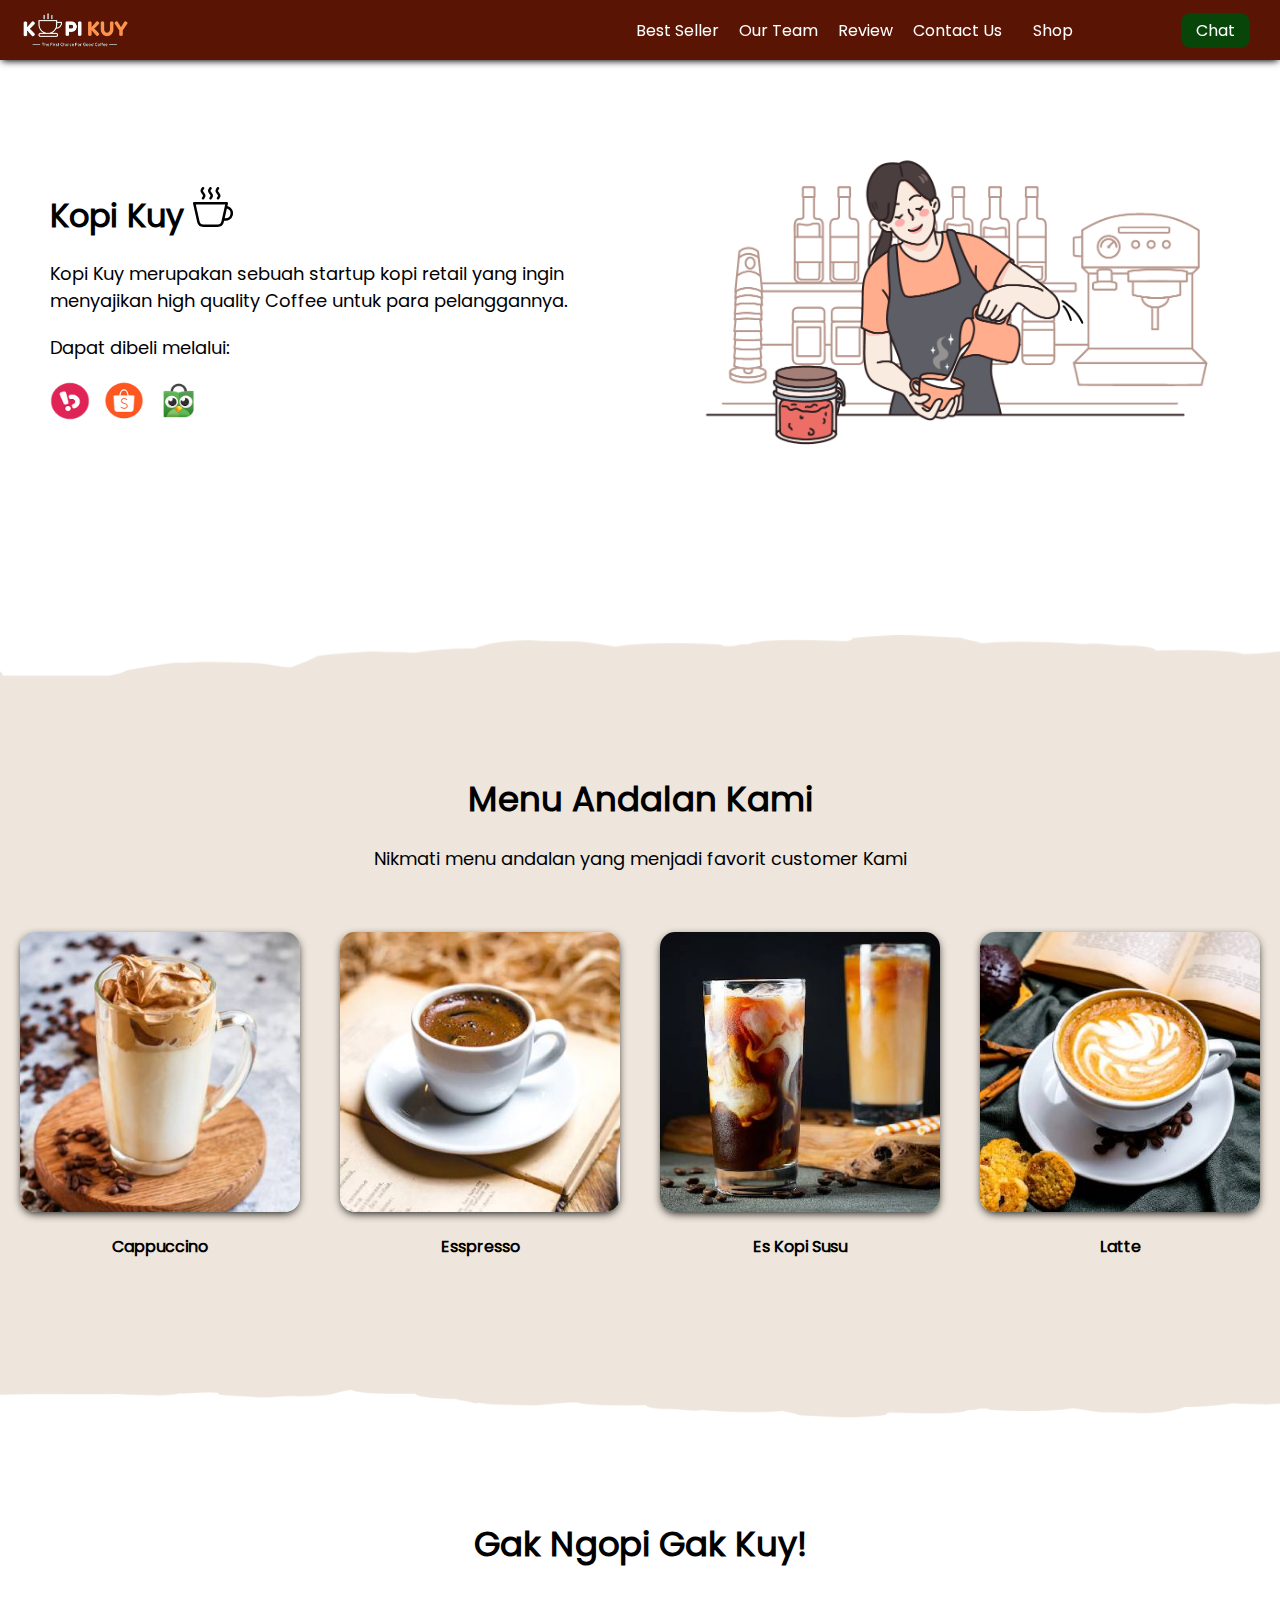
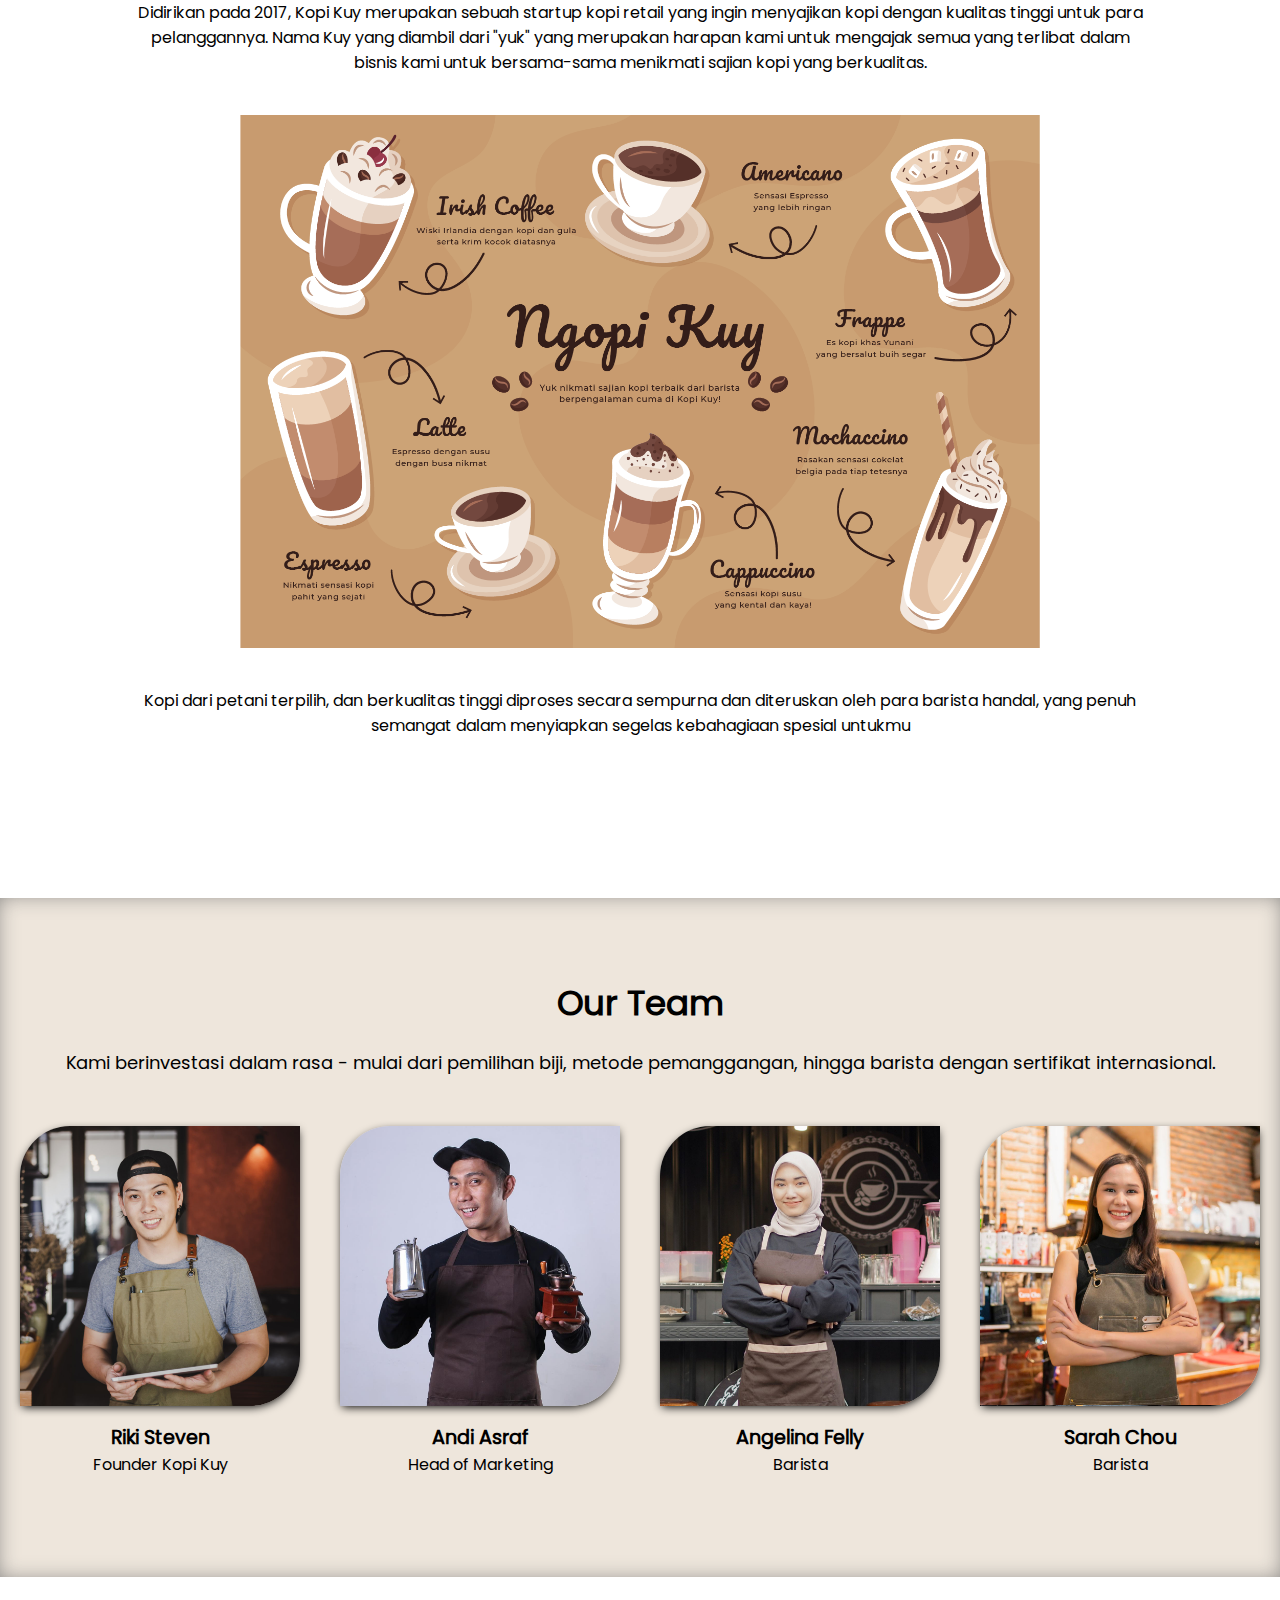
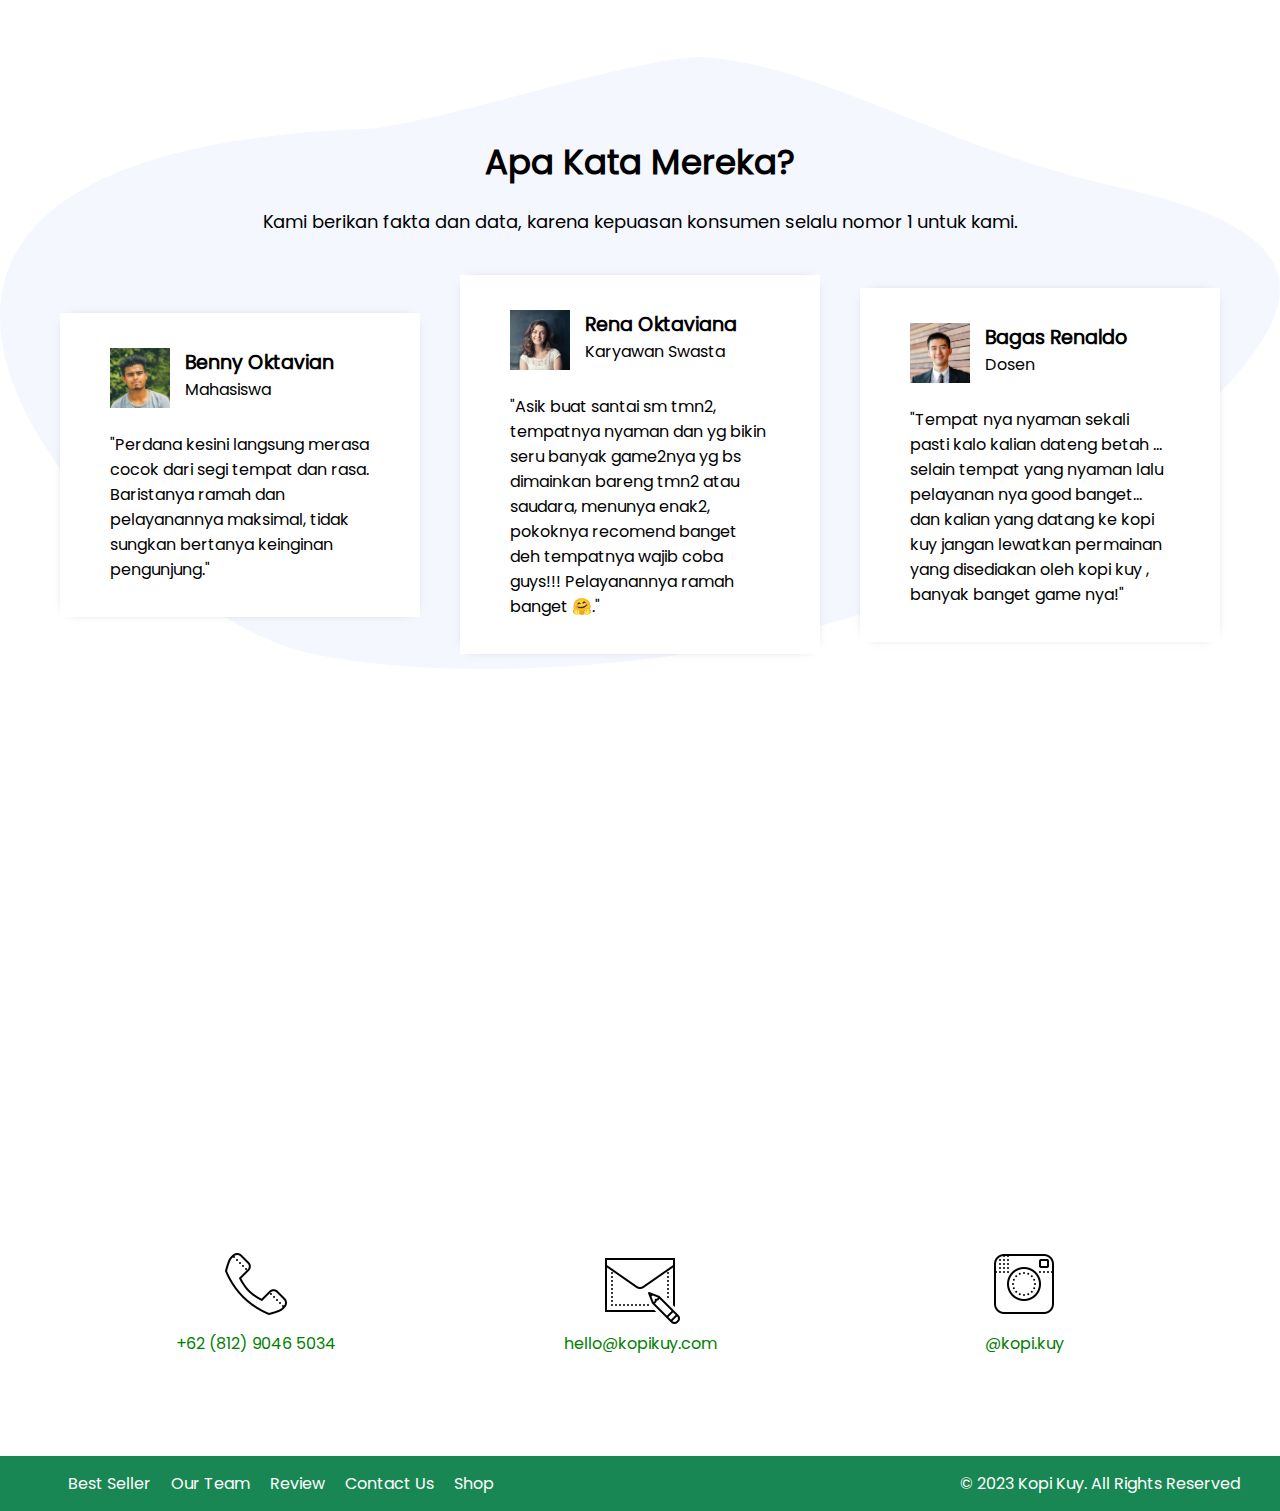
<file: index.html>
<!DOCTYPE html>
<html lang="id">

<head>
    <meta charset="UTF-8">
    <meta http-equiv="X-UA-Compatible" content="IE=edge">
    <meta name="viewport" content="width=device-width, initial-scale=1.0">
    <link rel="shortcut icon" href="images/favicon.ico" type="image/x-icon">
    <title>Website Kopi Kuy</title>
    <link rel="stylesheet" href="css/style.css">
</head>

<body>
    <nav>
        <img class="logo" src="images/logo/logo_kuy.png">
        <div class="navigasi">
            <a href="#best-seller">Best Seller</a>
            <a href="#our-team">Our Team</a>
            <a href="#review">Review</a>
            <a href="#contact-us">Contact Us</a>
        </div>
        <a class="shop" href="produk.html">Shop</a>
        <a class="chat" href="https://wa.me/628123456?text=Saya ingin bertanya" target="_blank">Chat</a>
    </nav>

    <!-- Tulis Kode HTML / <header> Setelah baris di bawah ini (baris 28) -->

    <header>

        <div class="kiri">
            <h1>Kopi Kuy
                <img src="images/icon/icon_kopi.svg" alt="">
            </h1>
            <p>
                Kopi Kuy merupakan sebuah startup kopi retail yang ingin menyajikan
                high quality Coffee untuk para pelanggannya.
            </p>
            <p> Dapat dibeli melalui: </p>

            <div class="olshop">
                <img src="images/logo/logo_bukalapak.png" alt="">
                <img src="images/logo/logo_shopee.png" alt="">
                <img src="images/logo/logo_tokopedia.png" alt="">
            </div>
        </div>

        <div class="kanan">
            <img src="images/header/header1.png" alt="">
        </div>

    </header>

    <section class="best-seller" id="best-seller">

        <h2>
            Menu Andalan Kami
        </h2>
        <p>Nikmati menu andalan yang menjadi favorit customer Kami</p>

        <div class="produk">
            <img src="images/produk/product_capuchino.jpg" alt="">
            <p>Cappuccino</p>
        </div>
        <div class="produk">
            <img src="images/produk/product_espresso.jpg" alt="">
            <p>Esspresso</p>
        </div>
        <div class="produk">
            <img src="images/produk/product_kopi_susu.jpg" alt="">
            <p>Es Kopi Susu</p>
        </div>
        <div class="produk">
            <img src="images/produk/product_latte.jpg" alt="">
            <p>Latte</p>
        </div>

    </section>

    <section id="about-us" class="about-us">
        <h2>Gak Ngopi Gak Kuy!</h2>
        <p>
            Didirikan pada 2017, Kopi Kuy merupakan sebuah startup kopi retail yang ingin menyajikan kopi
            dengan kualitas tinggi
            untuk para pelanggannya. Nama Kuy yang diambil dari "yuk" yang merupakan harapan kami untuk
            mengajak semua yang terlibat dalam bisnis kami untuk bersama-sama menikmati sajian kopi yang
            berkualitas.
        </p>
        <img src="images/about-us/aset_kopi_jumbo.png">
        <p>
            Kopi dari petani terpilih, dan berkualitas tinggi diproses secara sempurna dan diteruskan
            oleh para barista handal,
            yang penuh semangat dalam menyiapkan segelas kebahagiaan spesial untukmu
        </p>
    </section>

    <section class="our-team" id="our-team">

        <h2>Our Team</h2>

        <p>Kami berinvestasi dalam rasa - mulai dari pemilihan biji, metode pemanggangan,
            hingga barista dengan sertifikat internasional. </p>

        <div class="team">
            <img src="images/team/team1.jpg">
            <h3>Riki Steven</h3>
            <p>Founder Kopi Kuy</p>
        </div>

        <div class="team">
            <img src="images/team/team2.jpg">
            <h3>Andi Asraf</h3>
            <p>Head of Marketing</p>
        </div>

        <div class="team">
            <img src="images/team/team3.jpg">
            <h3>Angelina Felly</h3>
            <p>Barista</p>
        </div>

        <div class="team">
            <img src="images/team/team4.jpg">
            <h3>Sarah Chou</h3>
            <p>Barista</p>
        </div>

    </section>

    <section id="review" class="review">
        <h2>Apa Kata Mereka?</h2>

        <p>Kami berikan fakta dan data, karena kepuasan konsumen selalu nomor 1 untuk kami.</p>

        <div class="testimoni">
            <img src="images/customer/customer1.jpg">
            <div class="profile">
                <h3>Benny Oktavian</h3>
                <p>Mahasiswa</p>
            </div>
            <p>"Perdana kesini langsung merasa cocok dari segi tempat dan rasa. Baristanya ramah
                dan pelayanannya maksimal, tidak sungkan bertanya keinginan pengunjung."</p>
        </div>

        <div class="testimoni">
            <img src="images/customer/customer2.jpg">
            <div class="profile">
                <h3>Rena Oktaviana</h3>
                <p>Karyawan Swasta</p>
            </div>
            <p>"Asik buat santai sm tmn2, tempatnya nyaman dan yg bikin seru banyak game2nya yg bs
                dimainkan bareng tmn2 atau saudara, menunya enak2, pokoknya recomend banget deh
                tempatnya wajib coba guys!!! Pelayanannya ramah banget 🤗."</p>
        </div>

        <div class="testimoni">
            <img src="images/customer/customer3.jpg">
            <div class="profile">
                <h3>Bagas Renaldo</h3>
                <p>Dosen</p>
            </div>
            <p>"Tempat nya nyaman sekali pasti kalo kalian dateng betah ... selain tempat yang
                nyaman lalu pelayanan nya good banget... dan kalian yang datang ke kopi kuy jangan
                lewatkan permainan yang disediakan oleh kopi kuy , banyak banget game nya!"</p>
        </div>
    </section>

    <section class="contact-us" id="contact-us">

        <iframe
            src="https://www.google.com/maps/embed?pb=!1m14!1m8!1m3!1d7932.741866032694!2d106.668581!3d-6.214715!3m2!1i1024!2i768!4f13.1!3m3!1m2!1s0x2e69f9912c7f297b%3A0xe5a3a671dae861ab!2sKopi%20kuy!5e0!3m2!1sid!2sid!4v1680617229460!5m2!1sid!2sid"
            allowfullscreen="" loading="lazy" referrerpolicy="no-referrer-when-downgrade"></iframe>

        <div class="kontak">
            <img src="images/icon/icon_phone.png">
            <p>+62 (812) 9046 5034</p>
        </div>

        <div class="kontak">
            <img src="images/icon/icon_mail.png">
            <p>hello@kopikuy.com</p>
        </div>

        <div class="kontak">
            <img src="images/icon/icon_instagram.png">
            <a href="https://instagram.com" role="button">
                <p>@kopi.kuy</p>
            </a>
        </div>

    </section>

    <footer>
        <div class="navigasi">
            <a href="#best-seller">Best Seller</a>
            <a href="#our-team">Our Team</a>
            <a href="#review">Review</a>
            <a href="#contact-us">Contact Us</a>
            <a href="produk.html">Shop</a>
        </div>
        <p>© 2023 Kopi Kuy. All Rights Reserved</p>
    </footer>


    <!--
        Kode HTML tidak boleh lewat dari batas ini
        Pastikan setiap section di tutup
        misalnya kode <section class="best-seller"> harus ada
        di bawah kode </header> (perhatikan ada garis miringnya
        dan setiap section harus setelah kode </section>
        jangan menulis <section> di dalam <section>
    -->
</body>

</html>
</file>
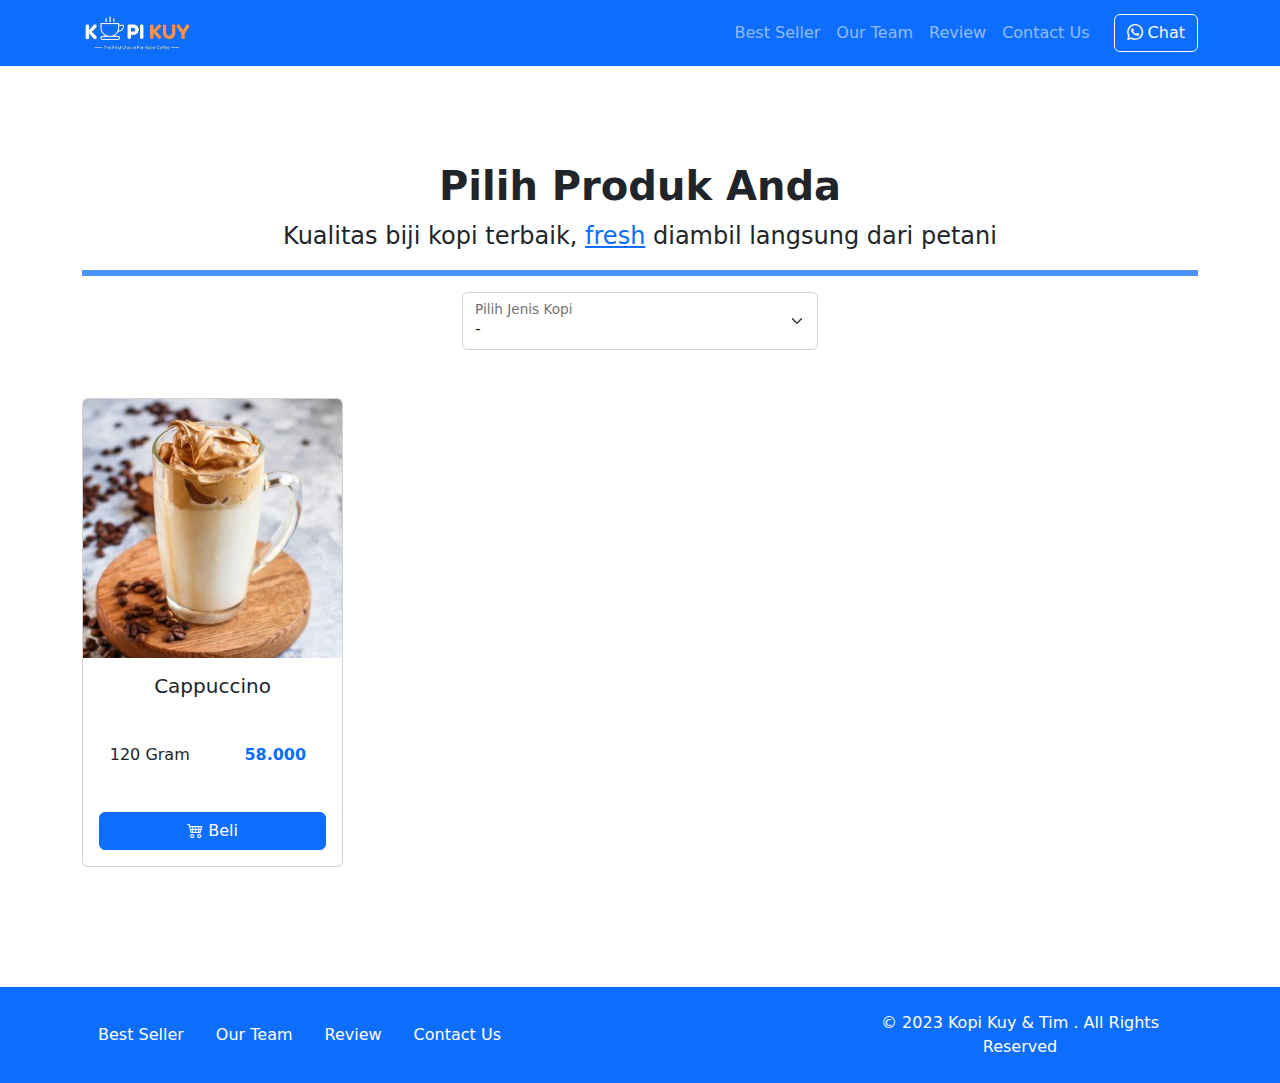
<file: produk.html>
<!DOCTYPE html>
<html lang="id">

<head>
    <meta charset="UTF-8">
    <meta http-equiv="X-UA-Compatible" content="IE=edge">
    <meta name="viewport" content="width=device-width, initial-scale=1.0">
    <link rel="shortcut icon" href="images/favicon/favicon.ico" type="image/x-icon">
    <title>Produk</title>
    <link rel="shortcut icon" href="images/favicon.ico" type="image/x-icon">
    <link rel="stylesheet" href="vendor/bootstrap/bootstrap.min.css">
    <link rel="stylesheet" href="vendor/bootstrap/bootstrap-icons.css">
    <script src="vendor/bootstrap/bootstrap.bundle.min.js"></script>
    <script src="js/jquery-3.6.3.min.js"></script>
    <style>
        /* tulis kode CSS internal di bawah sini */



        /* Batas Akhir penulisan kode CSS internal */
    </style>
</head>

<body>
    <!-- Tulis Kode Bootstrap Di Bawah Sini -->

    <nav class="navbar sticky-top navbar-dark bg-primary navbar-expand-lg bisadicopy">
        <div class="container">
            <a class="navbar-brand" href="index.html">
                <img src="images/logo/logo_kuy.png" height="40" alt="image">
            </a>
            <button class="navbar-toggler" type="button" data-bs-toggle="collapse" data-bs-target="#navbarNav11"
                aria-controls="navbarNav11" aria-expanded="false" aria-label="Toggle navigation">
                <span class="navbar-toggler-icon"></span>
            </button>
            <div class="collapse navbar-collapse" id="navbarNav11">
                <ul class="navbar-nav ms-auto">
                    <li class="nav-item">
                        <a class="nav-link" href="index.html#best-seller">Best Seller</a>
                    </li>
                    <li class="nav-item">
                        <a class="nav-link" href="index.html#our-team">Our Team</a>
                    </li>
                    <li class="nav-item">
                        <a class="nav-link" href="index.html#review">Review</a>
                    </li>
                    <li class="nav-item">
                        <a class="nav-link" href="index.html#contact-us">Contact Us</a>
                    </li>
                </ul>
                <a target="_blank" class="btn btn-outline-light ms-md-3"
                    href="https://wa.me/6281291551234?text=halo kopi kuy saya mau pesan"><i class="bi bi-whatsapp"></i>
                    Chat</a>
            </div>
        </div>
    </nav>

    <section class="riki-block produk text-center my-5 py-5">
        <div class="container">
            <h1 class="fw-bold">Pilih Produk Anda</h1>
            <p class="fs-4">Kualitas biji kopi terbaik, <a href="https://google.com">fresh</a> diambil langsung dari
                petani</p>

            <hr class="border border-primary border-3 opacity-75">

            <!-- Ini Untuk Select -->
            <div class="row justify-content-center">
                <div class="col-md-4">
                    <div class="form-floating">
                        <select class="form-select" id="select_kopi">
                            <option selected disabled>-</option>
                            <option value="arabica">Arabica</option>
                            <option value="robusta">Robusta</option>
                            <option value="nonkopi">Non Kopi</option>
                        </select>
                        <label for="select_kopi">Pilih Jenis Kopi</label>
                    </div>
                </div>
            </div>


            <div id="baris_produk" class="row row-cols-1 row-cols-sm-2 row-cols-md-3 row-cols-lg-4 text-center mt-5">

                <div class="col mb-4">
                    <div class="card">
                        <img src="images/produk/product_capuchino.jpg" class="card-img-top" alt="...">
                        <div class="card-body">
                            <h5 class="card-title">Cappuccino</h5>
                            <div class="row hargasize my-4">
                                <div class="col">
                                    120 Gram
                                </div>
                                <div class="col fw-bold text-primary">
                                    58.000
                                </div>
                            </div>
                            <a href="#" class="btn btn-primary w-100"><i class="bi bi-cart4"></i> Beli</a>
                        </div>
                    </div>
                </div>

            </div>
        </div>
    </section>

    <footer class="riki-block footer-small py-4 bg-primary">
        <div class="container">
            <div class="row align-items-center">
                <div class="col-12 col-md-8">
                    <ul class="nav justify-content-center justify-content-md-start">
                        <li class="nav-item">
                            <a class="nav-link" href="index.html#best-seller">Best Seller</a>
                        </li>
                        <li class="nav-item">
                            <a class="nav-link" href="index.html#our-team">Our Team</a>
                        </li>
                        <li class="nav-item">
                            <a class="nav-link" href="index.html#review">Review</a>
                        </li>
                        <li class="nav-item">
                            <a class="nav-link" href="index.html#contact-us">Contact Us</a>
                        </li>
                    </ul>
                </div>

                <div class="col-12 col-md-4 mt-4 mt-md-0 text-center text-md-right">
                    &copy; 2023 Kopi Kuy &amp; Tim . All Rights Reserved
                </div>
            </div>
        </div>
    </footer>


    <!-- Batas Akhir penulisan kode Bootstrap -->
    <script>
        /* Tulis Javascript Di bawah Sini */

        var sumber = "https://rikikurnia.com/prakerja/api/kopi"
        var sumber2 = "data.json"

        select_kopi.onchange = function () {
            var dipilih = select_kopi.value
            console.log(dipilih)
            ambilData(dipilih)
        }

        function ambilData(dipilih) {
            $.getJSON(sumber2).then(function (data) {
                var data_kopi = data[dipilih]
                console.log(data_kopi)
                baris_produk.innerHTML = ""

                data_kopi.forEach(item => {
                    var template = `<div class="col mb-4">
                    <div class="card">
                            <img src="${item.foto}" class="card-img-top" alt="...">
                            <div class="card-body">
                                <h5 class="card-title">${item.nama}</h5>
                                <div class="row hargasize my-4">
                                    <div class="col">
                                        ${item.size}
                                    </div>
                                    <div class="col fw-bold text-primary">
                                        ${item.harga}
                                    </div>
                                </div>
                                <a href="${item.link}" class="btn btn-primary w-100"><i class="bi bi-cart4"></i> Beli</a>
                            </div>
                        </div>
                    </div>`
                    baris_produk.innerHTML += template
                })
            })
        }



        /* Batas Akhir penulisan kode Javascript */
    </script>
</body>

</html>
</file>
<file: css/style.css>
/* Kode * di bawah ini untuk mereset tampilan setiap web browser supaya seragam */

* {
   box-sizing: border-box;
   margin: 0;
   padding: 0;
}



html {
   /* scroll-behavior: smooth agar scroll ketika klik pada navigasi menjadi halus */
   scroll-behavior: smooth;
}

/* 
Kode di bawah ini untuk mengatur nav sampai footer agar memiliki tampilan flexibel
selengkapnya akan di bahas di hari ke 3
*/

nav,
header,
section,
footer {
   /* 
      display: flex memiliki pengaturan yang dapat mengatur agar elemen
      di dalamnya memiliki ukuran yang fleksibel
      digunakan saat ada elemen yang isinya lebih dari satu kolom
   */
   display: flex;
   /* 
      align-items: center mengatur elemen di dalamnya rata tengah vertikal
   */
   align-items: center;

   /* 
      justify-content: center mengatur elemen di dalamnya rata tengah horizontal
   */
   justify-content: center;

   /* 
      flex-wrap: wrap mengatur agar jika lebar elemen berlebih, maka elemen
      akan otomatis diletakan di baris baru (tidak dipaksakan di satu baris)
   */
   flex-wrap: wrap;
}



/* 
Kode @font-face untuk menginstall font ke dalam Website 
src adalah untuk lokasi fontnya, font dapat di cari di website https://fonts.google.com/
dengan memberi nama family, maka kita mendaftarkan font tersebut ke dalam website
*/

@font-face {
   src: url(../fonts/poppins.woff2);
   font-family: 'Poppins';
}

body {
   /* 
   mendaftarkan semua teks pada body menjadi family Poppins 
   kenapa pada body? karena elemen body membungkus semua elemen dari nav section sampai footer
   */
   font-family: 'Poppins';
}

/*
Misalnya ada font dari google yang bernama Irish Grover yang berada di:
https://fonts.gstatic.com/s/irishgrover/v23/buExpoi6YtLz2QW7LA4flVgv__RP.woff2

maka bisa coba copy kode berikut untuk menginstall font tadi:

@font-face {
  font-family: 'Irish Grover';
  font-style: normal;
  font-weight: 400;
  src: url(https://fonts.gstatic.com/s/irishgrover/v23/buExpoi6YtLz2QW7LA4flVgv__RP.woff2) format('woff2');
}

Jika kode di atas sudah di copy
Nanti pada element yang ingin menggunakan font Irish Grover Tadi, tinggal diganti font-familynya
misal mau mengganti h1 dan h2 maka kodenya sebagai berikut:

h1,h2 {
   font-family: 'Irish Grover';
}

*/


a {
   /* menghilangkan garis bawah pada link */
   text-decoration: none;

   /* 
   color: adalah untuk mengganti warna tulisan.
   color:unset digunakan pada a untuk menghilangkan warna bawaan pada link (biasanya warna biru) 
   */
   color: unset;
}

h2 {
   /* mengatur ukuran huruf ke 34 pixel */
   font-size: 34px;
}

h3 {
   /* mengatur ukuran huruf ke 1.2rem */
   font-size: 1.2rem;
}

h1,
h2,
h3 {
   /* mengatur tebal huruf bisa bold, normal*/
   font-weight: bold;
}

img {
   /* 
      kode max-width artinya lebar maksimal
      mengatur agar semua elemen img memiliki lebar maksimal 100% agar
      besar gambar tidak melebihi layar ataupun elemen pembungkus
   */
   max-width: 100%;
}

/* Navigasi */

nav {
   /* 
   background-color mengatur warna latar belakang 
   untuk pengguna hp, pergantian warna tidak bisa seperti vs code
   hanya dapat menggunakan warna bahasa inggris seperti: red, green, brown, purple dsb
   untuk pengguna vscode silahkan arahkan mouse ke kotak warna di bawah
   untuk mengganti warna sesuai keinginan
   */
   background-color: rgb(89, 20, 3);

   /* box-shadow membuat efek bayangan */
   box-shadow: 0 3px 7px -2px #000;

   /* width mengatur lebar elemen. 100% agar lebarnya full dari kiri sampai kanan layar */
   width: 100%;

   /* 
   padding digunakan untuk memberi jarak ke dalam. 
   efeknya bila digunakan pada elemen yang memiliki warna latar akan membuat elemen tersebut 'gemuk'
   padding-top artinya jarak ke atas, nilai padding dapat berupa
   padding-top, padding-bottom, padding-left, padding-right
   */
   padding-top: 10px;
   padding-bottom: 10px;

   /* 
   position mengatur posisi elemen, position:fixed supaya elemen nav akan ikut menempel di atas layar
   saat kita scroll ke bawah. Jika ingin navigasi gak nempel, bisa menggunakan position:static;
   */
   position: fixed;

   /* Nilai z-index semakin besar, maka elemen akan semakin di depan */
   z-index: 500;
}

img.logo {
   /* height mengatur tinggi elemen */
   height: 40px;
   /* penjelasan margin mirip dengan padding, fungsinya untuk memberi jarak pada elemen */
   margin-left: 20px;
}

div.navigasi {
   margin-left: auto;
   margin-right: 15px;
}

nav a {
   color: #fff;
   padding-left: 8px;
   padding-right: 8px;
}

a.shop {
   margin-right: 100px;
}

a.chat {
   margin-right: 30px;
   background-color: rgb(8, 69, 8);
   color: #fff;
   padding-top: 5px;
   padding-right: 15px;
   padding-bottom: 5px;
   padding-left: 15px;
   border-radius: 10px;
}


/* 
   PERHATIKAN bahwa dalam mengatur elemen, nama elemen langsung ditulis
   sedangkan untuk mengatur class, dibutuhkan tanda titik (.) terlebih dulu
   img {} berarti seluruh elemen dengan tag img (<img src="....">), 
   sedangkan .img artinya hanya elemen dengan class img (<img class="img" src="...">) 
*/


/* HEADER */


header,
section {
   /*
    padding mengatur jarak ke dalam
    pada padding dan margin ditambahkan top / right / bottom / top 
    untuk mengatur jarak masing-masing 
   */
   padding-top: 80px;
   padding-bottom: 80px;

   /* margin mengatur jarak ke luar */
   margin-bottom: 80px;
}

/* penulisan CSS dapat digabung dengan beberapa elemen */
header div.kiri,
header div.kanan {
   /* width mengatur lebar elemen. 50% artinya setengah ukuran elemen pembungkus */
   width: 50%;
   padding: 50px;
}

header h1 {
   margin-bottom: 20px;
}

header p {
   /* font-size digunakan untuk mengatur ukuran huruf */
   font-size: 18px;
   margin-bottom: 20px;
}

div.olshop img {
   width: 40px;
   /* aspect-ratio:1 agar tinggi menyesuaikan width */
   aspect-ratio: 1;
   margin-right: 10px;
}

/* Best Seller */

section.best-seller {
   position: relative;

   /* background-color mengatur warna latar belakang elemen */
   background-color: #EEE6DC;

   /* text-align mengatur rata tulisan, bisa bernilai: left, right, center, justify */
   text-align: center;
}

/* 
terkait position, after, dan before memerlukan pemahaman mendalam
terkait layout pada CSS untuk dapat memahami secara penuh 
*/

section.best-seller::before,
section.best-seller::after {
   position: absolute;
   content: "";
   width: 100%;
   height: 76px;

   /* background-image untuk menambahkan gambar sebagai background */
   background-image: url(../images/background/garis-atas.png);

   /*background-size agar gambar latar menyesuaikan tinggi / lebar elemen */
   background-size: cover;

   top: -60px;
   left: 0;
}

section.best-seller::after {
   height: 60px;
   background-image: url(../images/background/garis-bawah.png);
   top: unset;
   bottom: -60px;
}

section.best-seller h2 {
   margin-bottom: 20px;
   width: 100%;
}

/* 
Penulisan section.best-seller > p berarti mengatur elemen p yang langsung
di bungkus oleh elemen <section class="best-seller">
aturan ini tidak berlaku untuk elemen <p> yang ada di dalam <div class="produk">
*/

section.best-seller>p {
   font-size: 18px;
   margin-bottom: 40px;
   width: 100%;
}

div.produk {
   /* 
      Penulisan padding dan margin seperti padding:20px ini penulisan singkat 
      yang berarti top, right, bottom, left nilainya sama, yaitu 20px 
   */
   padding: 20px;
   width: 25%;
}

div.produk img {
   /* transition membuat animasi transisi dari perubahan style, 0.3s berarti 0.3 detik */
   transition: all 0.3s ease;

   /* border-radius  Membuat sudut membulat */
   border-radius: 15px;

   /* box-shadow membuat efek bayangan */
   box-shadow: 0 3px 10px -2px #000;
}

/*

kode div.produk img:hover akan dijalankan saat mouse ada di atas elemen <img> yang ada
di dalam <div class="produk"> 
karena ada efek transition pada div.produk img 
maka akan menghasilkan efek animasi yang smooth

*/
div.produk img:hover {

   /* membuat transformasi, bisa berupa scale(1.05), rotate(180deg), translateY(-50px), dsb */
   transform: scale(0.9);
   border-radius: 50%;
}

div.produk p {
   margin-top: 15px;
   font-weight: bold;
}



/* About US */

section.about-us {
   /* max-width: 80%; mengatur lebar maksimal elemen tidak boleh melebihi 80% layar */
   max-width: 80%;

   /* margin-left dan margin-right auto akan membuat posisi elemen berada di tengah */
   margin-left: auto;
   margin-right: auto;
   text-align: center;
}

section.about-us h2 {
   margin-bottom: 30px;
   width: 100%;
}

section.about-us img {
   /* 
      Penulisan width: 800px dan max-width: 100% mengatur agar
      elemen memiliki lebar 800px namun tidak boleh melebihi 100% ukuran layar
   */
   width: 800px;
   max-width: 100%;
   margin: auto;
}

/*
section.about-us p:nth-child(2) berarti mengatur elemen ke 2 dengan jenis <p>
yang ada di dalam <section class="about-us">
*/

section.about-us p:nth-child(2) {
   margin-bottom: 40px;
}

section.about-us p:nth-child(4) {
   margin-top: 40px;
}


/* OUR TEAM */

section.our-team {
   background-color: #EEE6DC;
   box-shadow: inset 0px 0px 23px -6px #707070;
   text-align: center;
}

section.our-team h2 {
   margin-bottom: 20px;
   width: 100%;
}

section.our-team>p {
   margin-bottom: 30px;
   font-size: 18px;
   width: 800px;
   max-width: 90%;
   margin-left: auto;
   margin-right: auto;
   width: 100%;
}

div.team {
   width: 25%;
   padding: 20px;
}

div.team img {
   width: 100%;
   aspect-ratio: 1/1;
   object-fit: cover;
   box-shadow: 0 3px 10px -2px #000;
   border-radius: 50px 0px 50px 0px;
   margin-bottom: 10px;
}


/* REVIEW */

section.review {
   background-image: url(../images/background/bg-review.svg);
   /* 
      background-size: contain;
      membuat gambar latar belakang tidak terpotong
   */
   background-size: contain;

   /* 
      background-repeat: no-repeat;
      membuat gambar latar belakang tidak diulang (duplikat)
   */
   background-repeat: no-repeat;
   padding-left: 40px;
   padding-right: 40px;
   justify-content: space-around;
   /* align-items: stretch; membuat tinggi elemen di dalam .review .baris seragam */
   text-align: center;
}

section.review h2 {
   margin-bottom: 20px;
   width: 100%;
}

section.review>p {
   margin-bottom: 40px;
   font-size: 18px;
   width: 100%;
}

div.testimoni {
   width: 30%;
   display: flex;
   flex-wrap: wrap;
   padding: 35px 50px;
   box-shadow: 0px 0px 12px -10px #000;
   background-color: #fff;
}

div.testimoni img {
   width: 60px;
   height: 60px;
   margin-right: 15px;
   object-fit: cover;
}

div.profile {
   text-align: left;
   display: block;
   margin-bottom: 30px;
   width: calc(100% - 75px);
}

div.profile p {
   width: 100%;
   text-align: left;
}

div.testimoni>p {
   width: 100%;
   text-align: left;
}


/* CONTACT US */
section.contact-us {
   margin-bottom: 20px;
}

section.contact-us iframe {
   width: 100%;
   height: 300px;
   border: 0;
}

div.kontak {
   width: 30%;
   /* color mengatur warna tulisan */
   color: green;
   text-align: center;
   margin-top: 50px;
}


/* FOOTER */

footer {
   background-color: #198754;
   padding-top: 15px;
   padding-bottom: 15px;
   color: #fff;
   padding-right: 40px;
   padding-left: 40px;
}

footer div.navigasi {
   margin-left: 20px;
   margin-right: auto;
}

footer div.navigasi a {
   padding: 8px;
}

/* UNTUK kode RESPONSIF hari ke 3 tulis DI BAWAH sini */


@media (max-width:600px) {
   .navigasi {
      display: none;
   }

   a.shop {
      margin-right: 15px;
      margin-left: auto;
   }

   header div.kiri,
   header div.kanan {
      width: 100%;
      text-align: center;
      padding: 20px;
   }

   div.produk,
   div.team,
   div.kontak {
      width: 50%;
   }

   div.testimoni {
      width: 100%;
      margin-bottom: 30px;
   }

}

/* Kode CSS Selesai di sini */
</file>
